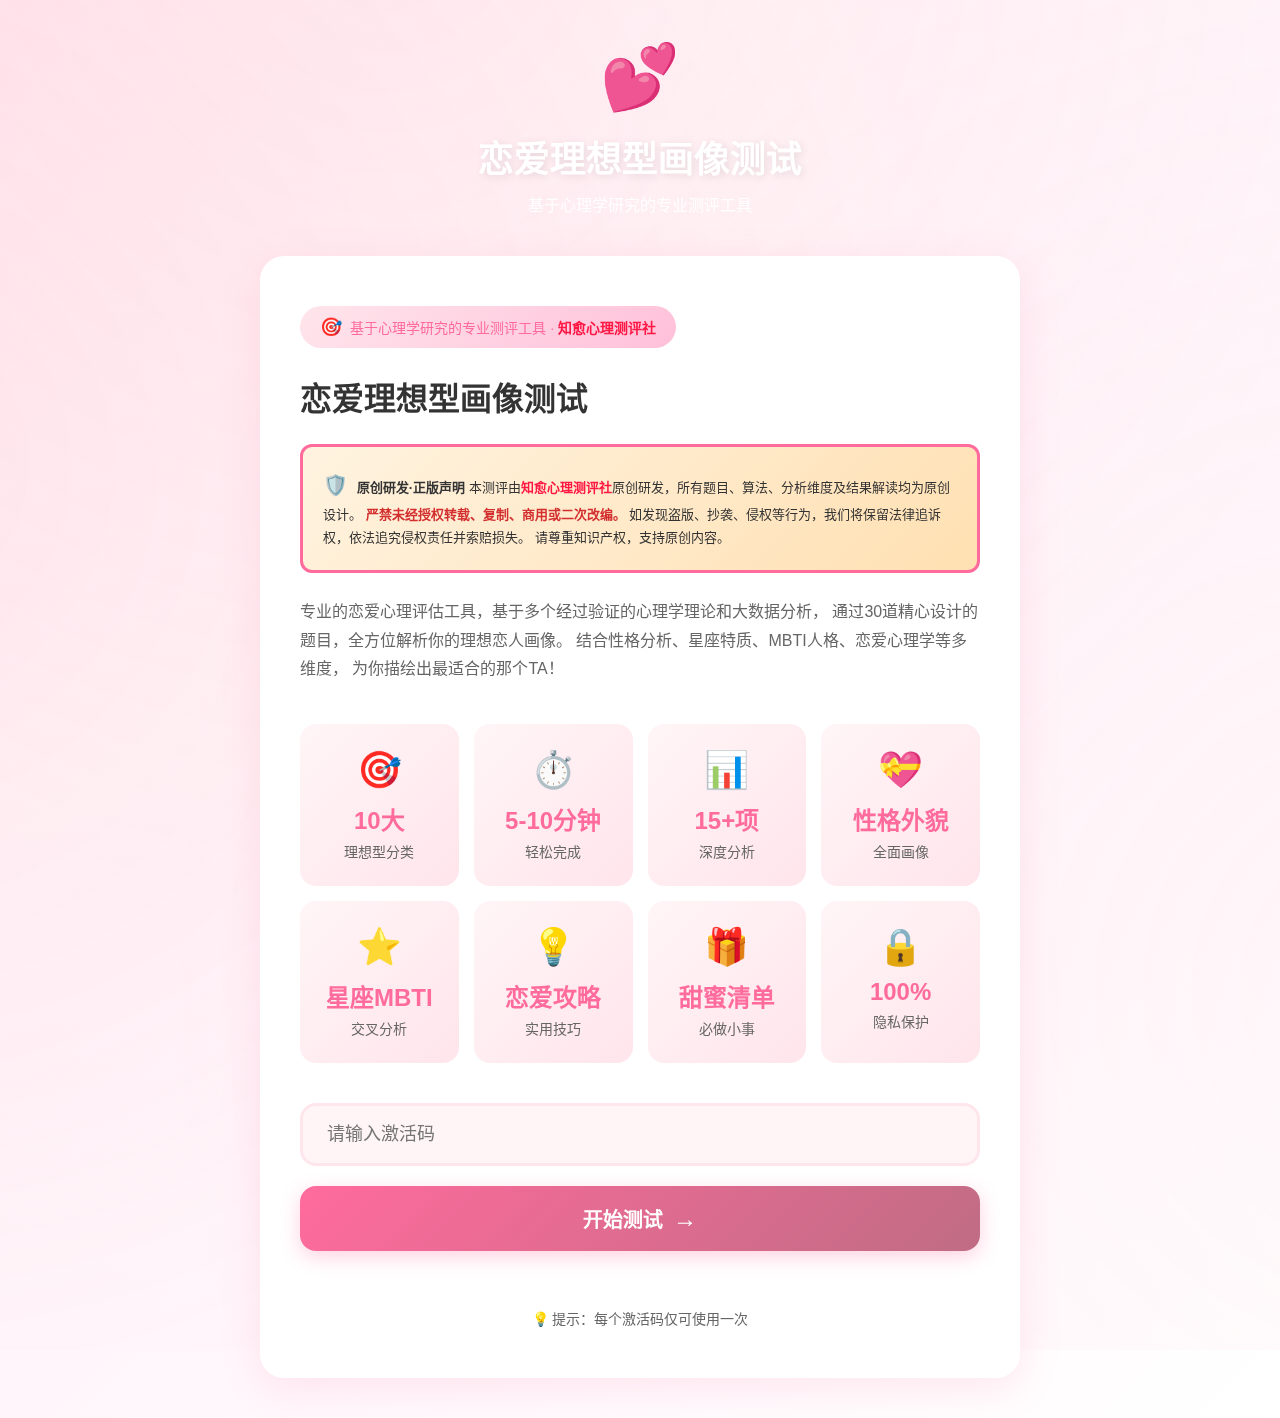
<file: index.html>
<!DOCTYPE html>
<html lang="zh-CN">
<head>
    <meta charset="UTF-8">
    <meta name="viewport" content="width=device-width, initial-scale=1.0">
    <title>💕 恋爱理想型画像测试 - 找到你的命定恋人</title>
    <link rel="stylesheet" href="style.css">
</head>
<body>
    <!-- 激活码验证页面 -->
    <div id="activationPage" class="page active">
        <div class="welcome-container">
            <div class="welcome-header">
                <div class="logo">
                    <div class="heart-icon">💕</div>
                    <h1>恋爱理想型画像测试</h1>
                </div>
                <p class="subtitle">基于心理学研究的专业测评工具</p>
            </div>
            
            <div class="welcome-card">
                <div class="feature-badge">
                    <span class="badge-icon">🎯</span>
                    <span>基于心理学研究的专业测评工具 · <strong style="color: #FF1744;">知愈心理测评社</strong></span>
                </div>
                
                <h2 class="welcome-title">恋爱理想型画像测试</h2>
                
                <div class="copyright-warning">
                    <span class="warning-icon">🛡️</span>
                    <strong>原创研发·正版声明</strong> 
                    本测评由<strong style="color: #FF1744;">知愈心理测评社</strong>原创研发，所有题目、算法、分析维度及结果解读均为原创设计。
                    <strong style="color: #d32f2f;">严禁未经授权转载、复制、商用或二次改编。</strong>
                    如发现盗版、抄袭、侵权等行为，我们将保留法律追诉权，依法追究侵权责任并索赔损失。
                    请尊重知识产权，支持原创内容。
                </div>
                
                <p class="welcome-desc">
                    专业的恋爱心理评估工具，基于多个经过验证的心理学理论和大数据分析，
                    通过30道精心设计的题目，全方位解析你的理想恋人画像。
                    结合性格分析、星座特质、MBTI人格、恋爱心理学等多维度，
                    为你描绘出最适合的那个TA！
                </p>
                
                <div class="features-grid">
                    <div class="feature-item">
                        <div class="feature-icon">🎯</div>
                        <div class="feature-content">
                            <h3>10大</h3>
                            <p>理想型分类</p>
                        </div>
                    </div>
                    <div class="feature-item">
                        <div class="feature-icon">⏱️</div>
                        <div class="feature-content">
                            <h3>5-10分钟</h3>
                            <p>轻松完成</p>
                        </div>
                    </div>
                    <div class="feature-item">
                        <div class="feature-icon">📊</div>
                        <div class="feature-content">
                            <h3>15+项</h3>
                            <p>深度分析</p>
                        </div>
                    </div>
                    <div class="feature-item">
                        <div class="feature-icon">💝</div>
                        <div class="feature-content">
                            <h3>性格外貌</h3>
                            <p>全面画像</p>
                        </div>
                    </div>
                    <div class="feature-item">
                        <div class="feature-icon">⭐</div>
                        <div class="feature-content">
                            <h3>星座MBTI</h3>
                            <p>交叉分析</p>
                        </div>
                    </div>
                    <div class="feature-item">
                        <div class="feature-icon">💡</div>
                        <div class="feature-content">
                            <h3>恋爱攻略</h3>
                            <p>实用技巧</p>
                        </div>
                    </div>
                    <div class="feature-item">
                        <div class="feature-icon">🎁</div>
                        <div class="feature-content">
                            <h3>甜蜜清单</h3>
                            <p>必做小事</p>
                        </div>
                    </div>
                    <div class="feature-item">
                        <div class="feature-icon">🔒</div>
                        <div class="feature-content">
                            <h3>100%</h3>
                            <p>隐私保护</p>
                        </div>
                    </div>
                </div>
                
                <div class="activation-section">
                    <div class="input-wrapper">
                        <input type="text" id="codeInput" placeholder="请输入激活码" maxlength="20">
                    </div>
                    <button class="btn-primary" id="startBtn">
                        <span>开始测试</span>
                        <span class="arrow">→</span>
                    </button>
                    <div class="error" id="errorMsg"></div>
                </div>
                
                <div class="tip-text">
                    💡 提示：每个激活码仅可使用一次
                </div>
            </div>
        </div>
    </div>

    <!-- 知情同意书页面 -->
    <div id="consentPage" class="page">
        <div class="consent-container">
            <div class="consent-card-simple">
                <div class="consent-icon">📋</div>
                <h2>知情同意书</h2>
                <p class="consent-text">
                    本测评旨在帮助您了解理想恋人类型。所有数据仅保存在本地设备，完全匿名。
                    测评结果仅供参考，不构成专业建议。参与完全自愿，可随时退出。
                </p>
                <button class="btn-primary btn-large" id="agreeBtn">
                    <span>我已阅读并同意开始测评</span>
                    <span class="arrow">→</span>
                </button>
            </div>
        </div>
    </div>

    <!-- 答题页面 -->
    <div id="quizPage" class="page">
        <div class="quiz-container">
            <!-- 顶部进度条 -->
            <div class="quiz-header">
                <div class="progress-info">
                    <div class="progress-bar-wrapper">
                        <div class="progress-bar-bg">
                            <div class="progress-bar-fill" id="progressFill"></div>
                        </div>
                        <div class="progress-percentage" id="progressPercentage">0%</div>
                    </div>
                    <div class="progress-stats">
                        <span class="answered-count">已答题：<strong id="answeredCount">0</strong></span>
                        <span class="total-count">共 <strong id="totalCount">30</strong> 题</span>
                        <span class="required-tip">🔴 红色为必答题</span>
                    </div>
                </div>
            </div>
            
            <!-- 题目列表 -->
            <div class="questions-wrapper" id="questionsWrapper">
                <!-- 题目将通过 JavaScript 动态生成 -->
            </div>
            
            <!-- 提交按钮 -->
            <div class="submit-section">
                <div class="submit-notice" id="submitNotice">
                    请确保所有必答题都已完成
                </div>
                <button class="btn-submit" id="submitBtn" disabled>
                    <span>完成评估并查看结果</span>
                    <span class="check-icon">✓</span>
                </button>
            </div>
        </div>
        
        <!-- 右侧进度导航（桌面端） -->
        <div class="progress-nav" id="progressNav">
            <h4>答题进度</h4>
            <div class="question-dots" id="questionDots">
                <!-- 题目导航点将通过 JavaScript 动态生成 -->
            </div>
            <div class="progress-legend">
                <div><span class="dot dot-answered"></span> 已回答</div>
                <div><span class="dot dot-unanswered"></span> 未回答</div>
            </div>
        </div>
    </div>

    <!-- 加载分析页面 -->
    <div id="loadingPage" class="page">
        <div class="loading-container">
            <div class="heart-animation">💕</div>
            <h2 class="loading-title">正在分析您的回答</h2>
            <p class="loading-subtitle">我们正在使用科学算法为您描绘理想恋人画像，请稍候...</p>
            <div class="loading-steps">
                <div class="loading-step active" id="step1">
                    <span class="step-icon">✓</span>
                    <span>应用四维度标准化算法</span>
                </div>
                <div class="loading-step" id="step2">
                    <span class="step-icon">⟳</span>
                    <span>生成个性化分析报告</span>
                </div>
                <div class="loading-step" id="step3">
                    <span class="step-icon">⟳</span>
                    <span>保护您的隐私数据</span>
                </div>
            </div>
            <div class="loading-bar">
                <div class="loading-bar-fill" id="loadingBarFill"></div>
            </div>
        </div>
    </div>

    <!-- 结果页面 -->
    <div id="resultPage" class="page">
        <div class="result-container">
            <div class="result-header">
                <button class="btn-back" onclick="location.reload()">← 返回首页</button>
                <div class="result-actions">
                    <button class="btn-icon" onclick="window.print()">📥 下载PDF</button>
                    <button class="btn-icon" onclick="location.reload()">🔄 重新测评</button>
                </div>
            </div>
            
            <div class="result-content" id="resultContent">
                <!-- 结果内容将通过 JavaScript 动态生成 -->
            </div>
        </div>
    </div>

    <script src="codes.js"></script>
    <script src="questions.js"></script>
    <script src="app.js"></script>
</body>
</html>
</file>
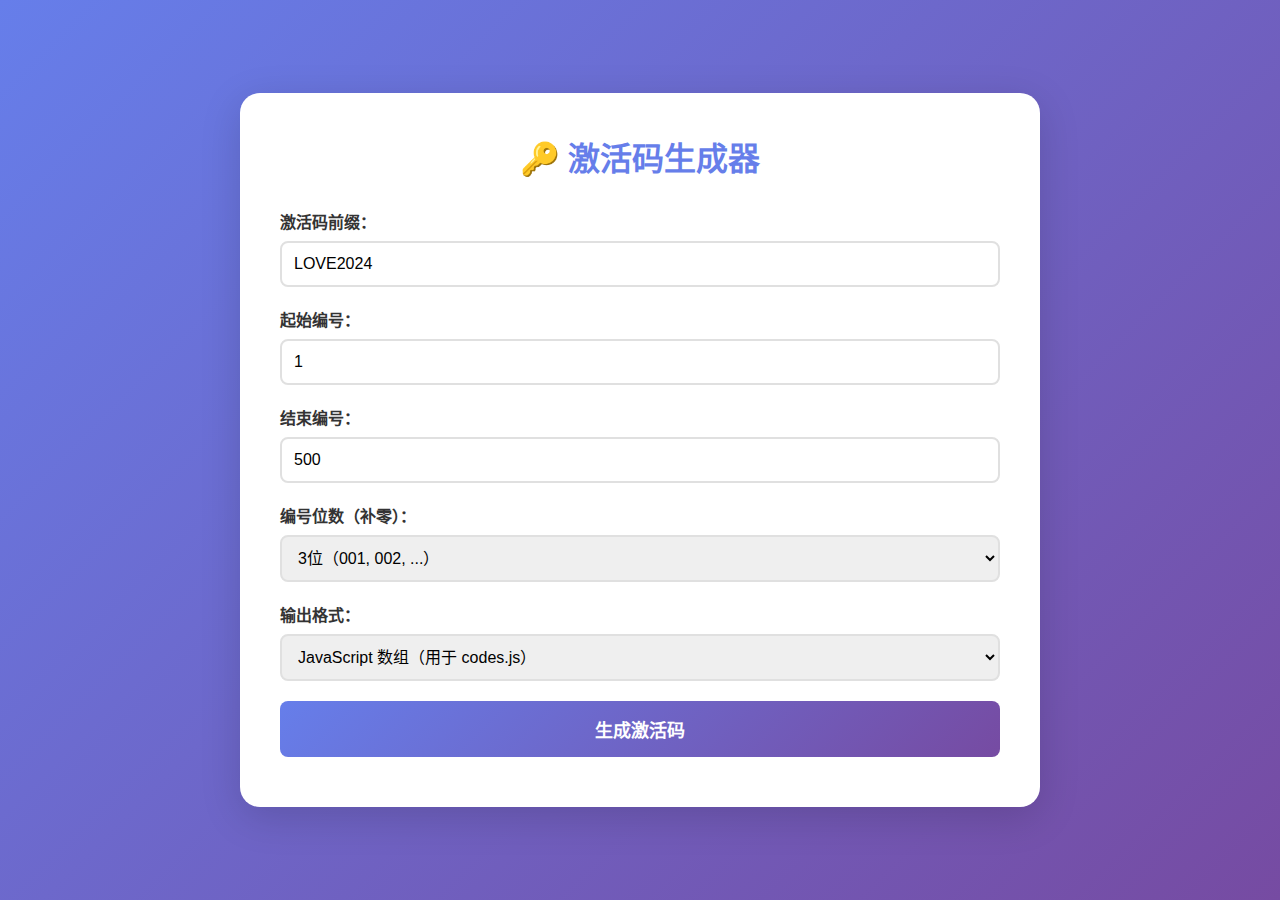
<file: 激活码生成器.html>
<!DOCTYPE html>
<html lang="zh-CN">
<head>
    <meta charset="UTF-8">
    <meta name="viewport" content="width=device-width, initial-scale=1.0">
    <title>激活码生成器</title>
    <style>
        * {
            margin: 0;
            padding: 0;
            box-sizing: border-box;
        }
        
        body {
            font-family: "Microsoft YaHei", Arial, sans-serif;
            background: linear-gradient(135deg, #667eea 0%, #764ba2 100%);
            min-height: 100vh;
            padding: 20px;
            display: flex;
            justify-content: center;
            align-items: center;
        }
        
        .container {
            background: white;
            border-radius: 20px;
            padding: 40px;
            box-shadow: 0 10px 40px rgba(0, 0, 0, 0.15);
            max-width: 800px;
            width: 100%;
        }
        
        h1 {
            color: #667eea;
            margin-bottom: 30px;
            text-align: center;
        }
        
        .form-group {
            margin-bottom: 20px;
        }
        
        label {
            display: block;
            margin-bottom: 8px;
            color: #333;
            font-weight: bold;
        }
        
        input, select {
            width: 100%;
            padding: 12px;
            border: 2px solid #e0e0e0;
            border-radius: 8px;
            font-size: 16px;
            transition: border-color 0.3s;
        }
        
        input:focus, select:focus {
            outline: none;
            border-color: #667eea;
        }
        
        .btn {
            width: 100%;
            padding: 15px;
            background: linear-gradient(135deg, #667eea 0%, #764ba2 100%);
            color: white;
            border: none;
            border-radius: 8px;
            font-size: 18px;
            font-weight: bold;
            cursor: pointer;
            transition: transform 0.3s;
            margin-bottom: 10px;
        }
        
        .btn:hover {
            transform: translateY(-2px);
        }
        
        .btn:active {
            transform: translateY(0);
        }
        
        .output {
            margin-top: 30px;
            padding: 20px;
            background: #f5f5f5;
            border-radius: 8px;
            max-height: 400px;
            overflow-y: auto;
        }
        
        .output h3 {
            color: #667eea;
            margin-bottom: 15px;
        }
        
        .code-list {
            font-family: "Courier New", monospace;
            font-size: 14px;
            line-height: 1.8;
            color: #333;
        }
        
        .stats {
            background: #e8f0fe;
            padding: 15px;
            border-radius: 8px;
            margin-bottom: 20px;
            text-align: center;
        }
        
        .stats span {
            color: #667eea;
            font-weight: bold;
            font-size: 24px;
        }
        
        .tip {
            background: #fff3cd;
            padding: 15px;
            border-radius: 8px;
            margin-top: 20px;
            color: #856404;
            font-size: 14px;
        }
        
        .hidden {
            display: none;
        }
    </style>
</head>
<body>
    <div class="container">
        <h1>🔑 激活码生成器</h1>
        
        <div class="form-group">
            <label>激活码前缀：</label>
            <input type="text" id="prefix" value="LOVE2024" placeholder="例如：LOVE2024">
        </div>
        
        <div class="form-group">
            <label>起始编号：</label>
            <input type="number" id="startNum" value="1" min="1">
        </div>
        
        <div class="form-group">
            <label>结束编号：</label>
            <input type="number" id="endNum" value="500" min="1">
        </div>
        
        <div class="form-group">
            <label>编号位数（补零）：</label>
            <select id="padding">
                <option value="3">3位（001, 002, ...）</option>
                <option value="4">4位（0001, 0002, ...）</option>
                <option value="5">5位（00001, 00002, ...）</option>
            </select>
        </div>
        
        <div class="form-group">
            <label>输出格式：</label>
            <select id="format">
                <option value="js">JavaScript 数组（用于 codes.js）</option>
                <option value="list">纯文本列表（一行一个）</option>
                <option value="excel">Excel 格式（制表符分隔）</option>
            </select>
        </div>
        
        <button class="btn" onclick="generateCodes()">生成激活码</button>
        
        <div id="output" class="output hidden">
            <div class="stats">
                共生成 <span id="count">0</span> 个激活码
            </div>
            
            <h3>生成结果：</h3>
            <div class="code-list" id="codeList"></div>
            
            <button class="btn" onclick="copyToClipboard()">📋 复制到剪贴板</button>
            
            <div class="tip">
                💡 提示：复制后，直接粘贴到 codes.js 文件的 ACTIVATION_CODES 数组中即可。
            </div>
        </div>
    </div>
    
    <script>
        function generateCodes() {
            const prefix = document.getElementById('prefix').value.trim();
            const startNum = parseInt(document.getElementById('startNum').value);
            const endNum = parseInt(document.getElementById('endNum').value);
            const padding = parseInt(document.getElementById('padding').value);
            const format = document.getElementById('format').value;
            
            // 验证输入
            if (!prefix) {
                alert('请输入激活码前缀！');
                return;
            }
            
            if (startNum > endNum) {
                alert('起始编号不能大于结束编号！');
                return;
            }
            
            if (endNum - startNum > 10000) {
                if (!confirm('你要生成超过10000个激活码，确定继续吗？')) {
                    return;
                }
            }
            
            // 生成激活码
            const codes = [];
            for (let i = startNum; i <= endNum; i++) {
                const num = String(i).padStart(padding, '0');
                codes.push(`${prefix}-${num}`);
            }
            
            // 格式化输出
            let output = '';
            if (format === 'js') {
                output = '[\n    "' + codes.join('",\n    "') + '"\n]';
            } else if (format === 'list') {
                output = codes.join('\n');
            } else if (format === 'excel') {
                output = codes.join('\t');
            }
            
            // 显示结果
            document.getElementById('count').textContent = codes.length;
            document.getElementById('codeList').textContent = output;
            document.getElementById('output').classList.remove('hidden');
            
            // 滚动到结果区域
            document.getElementById('output').scrollIntoView({ behavior: 'smooth' });
        }
        
        function copyToClipboard() {
            const codeList = document.getElementById('codeList');
            const text = codeList.textContent;
            
            // 复制到剪贴板
            navigator.clipboard.writeText(text).then(() => {
                alert('✅ 已复制到剪贴板！\n\n现在可以粘贴到 codes.js 文件中了。');
            }).catch(err => {
                // 兼容旧浏览器的方法
                const textarea = document.createElement('textarea');
                textarea.value = text;
                document.body.appendChild(textarea);
                textarea.select();
                document.execCommand('copy');
                document.body.removeChild(textarea);
                alert('✅ 已复制到剪贴板！');
            });
        }
        
        // 回车键触发生成
        document.addEventListener('keypress', function(e) {
            if (e.key === 'Enter') {
                generateCodes();
            }
        });
    </script>
</body>
</html>
</file>
<file: style.css>
/* 全局样式 */
* {
    margin: 0;
    padding: 0;
    box-sizing: border-box;
}

:root {
    --primary-color: #FF6B9D;
    --secondary-color: #FFC0D9;
    --accent-color: #C06C84;
    --background-gradient: linear-gradient(135deg, #FFE5EC 0%, #FFF0F5 25%, #FFF5FA 50%, #FFFAFD 75%, #FFFFFF 100%);
    --card-shadow: 0 10px 40px rgba(255, 107, 157, 0.15);
    --text-dark: #333;
    --text-light: #666;
    --border-radius: 16px;
}

body {
    font-family: "Microsoft YaHei", "微软雅黑", -apple-system, BlinkMacSystemFont, "Segoe UI", Arial, sans-serif;
    background: var(--background-gradient);
    min-height: 100vh;
    padding: 0;
    margin: 0;
    color: var(--text-dark);
    position: relative;
    overflow-x: hidden;
}

/* 动态背景效果 */
body::before {
    content: '';
    position: fixed;
    top: -50%;
    left: -50%;
    width: 200%;
    height: 200%;
    background: 
        radial-gradient(circle at 20% 50%, rgba(255, 182, 193, 0.1) 0%, transparent 50%),
        radial-gradient(circle at 80% 80%, rgba(255, 192, 203, 0.1) 0%, transparent 50%),
        radial-gradient(circle at 40% 20%, rgba(255, 228, 225, 0.1) 0%, transparent 50%);
    animation: float 20s ease-in-out infinite;
    z-index: -1;
}

@keyframes float {
    0%, 100% {
        transform: translate(0, 0) rotate(0deg);
    }
    33% {
        transform: translate(30px, -30px) rotate(120deg);
    }
    66% {
        transform: translate(-20px, 20px) rotate(240deg);
    }
}

/* 页面切换 */
.page {
    display: none;
    animation: fadeIn 0.5s ease-in;
    min-height: 100vh;
}

.page.active {
    display: block;
}

@keyframes fadeIn {
    from {
        opacity: 0;
        transform: translateY(20px);
    }
    to {
        opacity: 1;
        transform: translateY(0);
    }
}

/* ========== 欢迎页面样式 ========== */
.welcome-container {
    max-width: 800px;
    margin: 0 auto;
    padding: 40px 20px;
}

.welcome-header {
    text-align: center;
    margin-bottom: 40px;
}

.logo {
    display: flex;
    flex-direction: column;
    align-items: center;
    gap: 15px;
}

.heart-icon {
    font-size: 64px;
    animation: heartbeat 1.5s ease-in-out infinite;
}

@keyframes heartbeat {
    0%, 100% { transform: scale(1); }
    50% { transform: scale(1.1); }
}

.welcome-header h1 {
    font-size: 36px;
    color: #fff;
    font-weight: bold;
    text-shadow: 2px 2px 8px rgba(0,0,0,0.1);
}

.subtitle {
    font-size: 16px;
    color: rgba(255,255,255,0.95);
    margin-top: 10px;
}

.welcome-card {
    background: #fff;
    border-radius: 24px;
    padding: 50px 40px;
    box-shadow: var(--card-shadow);
}

.feature-badge {
    display: inline-flex;
    align-items: center;
    gap: 8px;
    background: linear-gradient(135deg, #FFE5EC 0%, #FFC0D9 100%);
    color: var(--primary-color);
    padding: 10px 20px;
    border-radius: 50px;
    font-size: 14px;
    font-weight: 500;
    margin-bottom: 25px;
}

.badge-icon {
    font-size: 18px;
}

.welcome-title {
    font-size: 32px;
    color: var(--text-dark);
    margin-bottom: 25px;
    font-weight: bold;
}

.copyright-warning {
    background: linear-gradient(135deg, #FFF3E0 0%, #FFE0B2 100%);
    border: 3px solid #FF6B9D;
    border-radius: 12px;
    padding: 20px;
    margin-bottom: 25px;
    font-size: 13px;
    line-height: 1.8;
    color: #333;
    text-align: left;
}

.copyright-warning .warning-icon {
    font-size: 20px;
    margin-right: 5px;
}

.welcome-desc {
    font-size: 16px;
    color: var(--text-light);
    line-height: 1.8;
    margin-bottom: 40px;
}

.features-grid {
    display: grid;
    grid-template-columns: repeat(auto-fit, minmax(140px, 1fr));
    gap: 15px;
    margin-bottom: 40px;
}

.feature-item {
    background: linear-gradient(135deg, #FFF5F7 0%, #FFE5EC 100%);
    border-radius: var(--border-radius);
    padding: 25px 20px;
    text-align: center;
    transition: transform 0.3s, box-shadow 0.3s;
}

.feature-item:hover {
    transform: translateY(-5px);
    box-shadow: 0 8px 20px rgba(255, 107, 157, 0.15);
}

.feature-icon {
    font-size: 36px;
    margin-bottom: 10px;
}

.feature-content h3 {
    font-size: 24px;
    color: var(--primary-color);
    margin-bottom: 5px;
    font-weight: bold;
}

.feature-content p {
    font-size: 14px;
    color: var(--text-light);
}

.activation-section {
    margin-top: 40px;
}

.input-wrapper {
    margin-bottom: 20px;
}

.input-wrapper input {
    width: 100%;
    padding: 18px 24px;
    border: 3px solid #FFE5EC;
    border-radius: var(--border-radius);
    font-size: 18px;
    transition: all 0.3s;
    outline: none;
    background: #FFF5F7;
}

.input-wrapper input:focus {
    border-color: var(--primary-color);
    box-shadow: 0 0 0 4px rgba(255, 107, 157, 0.1);
    background: #fff;
}

.btn-primary {
    width: 100%;
    padding: 18px;
    background: linear-gradient(135deg, var(--primary-color) 0%, var(--accent-color) 100%);
    color: white;
    border: none;
    border-radius: var(--border-radius);
    font-size: 20px;
    font-weight: bold;
    cursor: pointer;
    transition: all 0.3s;
    display: flex;
    align-items: center;
    justify-content: center;
    gap: 10px;
    box-shadow: 0 6px 20px rgba(255, 107, 157, 0.3);
}

.btn-primary:hover {
    transform: translateY(-3px);
    box-shadow: 0 10px 30px rgba(255, 107, 157, 0.4);
}

.btn-primary:active {
    transform: translateY(-1px);
}

.arrow {
    font-size: 24px;
    transition: transform 0.3s;
}

.btn-primary:hover .arrow {
    transform: translateX(5px);
}

.error {
    color: #ff4757;
    text-align: center;
    margin-top: 15px;
    font-size: 15px;
    min-height: 22px;
    font-weight: 500;
}

.tip-text {
    text-align: center;
    color: var(--text-light);
    font-size: 14px;
    margin-top: 20px;
}

/* ========== 知情同意书页面 ========== */
.consent-container {
    max-width: 900px;
    margin: 0 auto;
    padding: 40px 20px;
}

.consent-header {
    text-align: center;
    margin-bottom: 30px;
}

.consent-header h2 {
    font-size: 32px;
    color: #fff;
    font-weight: bold;
    text-shadow: 2px 2px 8px rgba(0,0,0,0.1);
}

.consent-card {
    background: #fff;
    border-radius: 24px;
    padding: 50px 40px;
    box-shadow: var(--card-shadow);
}

.consent-card-simple {
    background: #fff;
    border-radius: 24px;
    padding: 60px 40px;
    box-shadow: var(--card-shadow);
    text-align: center;
    max-width: 600px;
    margin: 0 auto;
}

.consent-icon {
    font-size: 64px;
    margin-bottom: 20px;
}

.consent-card-simple h2 {
    font-size: 28px;
    color: var(--primary-color);
    margin-bottom: 20px;
}

.consent-text {
    font-size: 15px;
    line-height: 1.8;
    color: var(--text-light);
    margin-bottom: 35px;
    text-align: left;
    padding: 0 20px;
}

.consent-section {
    margin-bottom: 35px;
    padding: 30px;
    background: #FFF5F7;
    border-radius: var(--border-radius);
    border-left: 5px solid var(--primary-color);
}

.consent-section.warning {
    background: #FFF3CD;
    border-left-color: #FFA500;
}

.section-icon {
    font-size: 32px;
    margin-bottom: 15px;
}

.consent-section h3 {
    font-size: 22px;
    color: var(--primary-color);
    margin-bottom: 15px;
    font-weight: bold;
}

.consent-section p {
    font-size: 16px;
    color: var(--text-dark);
    line-height: 1.8;
    margin-bottom: 20px;
}

.consent-checkbox {
    display: flex;
    align-items: center;
    gap: 12px;
    cursor: pointer;
    font-size: 15px;
    color: var(--text-dark);
}

.consent-checkbox input[type="checkbox"] {
    width: 20px;
    height: 20px;
    cursor: pointer;
    accent-color: var(--primary-color);
}

.important-notice {
    background: #FFE5EC;
    padding: 20px;
    border-radius: var(--border-radius);
    margin-bottom: 30px;
    color: var(--text-dark);
    font-size: 15px;
    line-height: 1.6;
}

.btn-large {
    padding: 22px;
    font-size: 22px;
    margin-bottom: 15px;
}

.btn-secondary {
    width: 100%;
    padding: 16px;
    background: #f5f5f5;
    color: var(--text-dark);
    border: 2px solid #e0e0e0;
    border-radius: var(--border-radius);
    font-size: 18px;
    font-weight: 600;
    cursor: pointer;
    transition: all 0.3s;
}

.btn-secondary:hover {
    background: #e0e0e0;
}

/* ========== 答题页面样式 ========== */
.quiz-container {
    max-width: 900px;
    margin: 0 auto;
    padding: 20px;
    padding-right: 280px; /* 为右侧导航留空间 */
}

.quiz-header {
    background: #fff;
    border-radius: var(--border-radius);
    padding: 25px 30px;
    margin-bottom: 30px;
    box-shadow: var(--card-shadow);
    position: sticky;
    top: 20px;
    z-index: 100;
}

.progress-bar-wrapper {
    position: relative;
    margin-bottom: 15px;
}

.progress-bar-bg {
    width: 100%;
    height: 12px;
    background: #FFE5EC;
    border-radius: 20px;
    overflow: hidden;
}

.progress-bar-fill {
    height: 100%;
    background: linear-gradient(90deg, var(--primary-color) 0%, var(--accent-color) 100%);
    border-radius: 20px;
    transition: width 0.4s ease;
    width: 0%;
}

.progress-percentage {
    position: absolute;
    right: 0;
    top: -5px;
    font-size: 18px;
    font-weight: bold;
    color: var(--primary-color);
}

.progress-stats {
    display: flex;
    justify-content: space-between;
    align-items: center;
    font-size: 14px;
    color: var(--text-light);
    flex-wrap: wrap;
    gap: 10px;
}

.progress-stats strong {
    color: var(--primary-color);
    font-size: 18px;
}

.required-tip {
    color: #ff4757;
    font-weight: 500;
}

.questions-wrapper {
    display: flex;
    flex-direction: column;
    gap: 20px;
}

.question-card {
    background: #fff;
    border-radius: var(--border-radius);
    padding: 35px 30px;
    box-shadow: 0 4px 15px rgba(255, 107, 157, 0.1);
    border: 3px solid transparent;
    transition: all 0.3s;
}

.question-card.answered {
    border-color: #4CAF50;
    background: linear-gradient(135deg, #F0FFF4 0%, #E8F5E9 100%);
}

.question-card.unanswered {
    border-color: #ff4757;
}

.question-header {
    display: flex;
    align-items: center;
    gap: 15px;
    margin-bottom: 20px;
}

.question-number {
    background: linear-gradient(135deg, var(--primary-color) 0%, var(--accent-color) 100%);
    color: #fff;
    width: 40px;
    height: 40px;
    border-radius: 50%;
    display: flex;
    align-items: center;
    justify-content: center;
    font-weight: bold;
    font-size: 16px;
    flex-shrink: 0;
}

.question-card.answered .question-number {
    background: linear-gradient(135deg, #4CAF50 0%, #2E7D32 100%);
}

.question-badge {
    background: #ff4757;
    color: #fff;
    padding: 4px 12px;
    border-radius: 12px;
    font-size: 12px;
    font-weight: bold;
}

.question-title-text {
    font-size: 18px;
    font-weight: 600;
    color: var(--text-dark);
    line-height: 1.6;
    flex: 1;
}

.question-options {
    display: flex;
    flex-direction: column;
    gap: 12px;
}

/* 选择题选项 */
.option-button {
    padding: 18px 22px;
    border: 3px solid #FFE5EC;
    border-radius: var(--border-radius);
    background: #FFF5F7;
    cursor: pointer;
    transition: all 0.3s;
    font-size: 16px;
    color: var(--text-dark);
    text-align: left;
    display: flex;
    align-items: center;
    gap: 12px;
}

.option-button:hover {
    border-color: var(--primary-color);
    background: #fff;
    transform: translateX(5px);
}

.option-button.selected {
    border-color: var(--primary-color);
    background: linear-gradient(135deg, var(--primary-color) 0%, var(--accent-color) 100%);
    color: #fff;
    font-weight: 600;
}

.option-letter {
    width: 32px;
    height: 32px;
    border-radius: 50%;
    background: rgba(255,255,255,0.3);
    display: flex;
    align-items: center;
    justify-content: center;
    font-weight: bold;
    flex-shrink: 0;
}

.option-button.selected .option-letter {
    background: rgba(255,255,255,0.9);
    color: var(--primary-color);
}

/* 李克特量表选项 */
.likert-options {
    display: grid;
    grid-template-columns: repeat(5, 1fr);
    gap: 10px;
}

.likert-option {
    padding: 15px 10px;
    border: 3px solid #FFE5EC;
    border-radius: var(--border-radius);
    background: #FFF5F7;
    cursor: pointer;
    transition: all 0.3s;
    text-align: center;
    font-size: 14px;
    color: var(--text-dark);
}

.likert-option:hover {
    border-color: var(--primary-color);
    background: #fff;
    transform: translateY(-3px);
}

.likert-option.selected {
    border-color: var(--primary-color);
    background: linear-gradient(135deg, var(--primary-color) 0%, var(--accent-color) 100%);
    color: #fff;
    font-weight: 600;
    transform: translateY(-3px);
}

/* 提交区域 */
.submit-section {
    margin-top: 40px;
    text-align: center;
}

.submit-notice {
    font-size: 16px;
    color: var(--text-light);
    margin-bottom: 20px;
}

.btn-submit {
    padding: 20px 50px;
    background: linear-gradient(135deg, var(--primary-color) 0%, var(--accent-color) 100%);
    color: #fff;
    border: none;
    border-radius: var(--border-radius);
    font-size: 22px;
    font-weight: bold;
    cursor: pointer;
    transition: all 0.3s;
    display: inline-flex;
    align-items: center;
    gap: 15px;
    box-shadow: 0 8px 25px rgba(255, 107, 157, 0.3);
}

.btn-submit:hover:not(:disabled) {
    transform: translateY(-5px);
    box-shadow: 0 12px 35px rgba(255, 107, 157, 0.4);
}

.btn-submit:disabled {
    opacity: 0.5;
    cursor: not-allowed;
}

.check-icon {
    font-size: 28px;
}

/* 右侧进度导航 */
.progress-nav {
    position: fixed;
    right: 20px;
    top: 50%;
    transform: translateY(-50%);
    background: #fff;
    border-radius: var(--border-radius);
    padding: 25px 20px;
    box-shadow: var(--card-shadow);
    width: 240px;
    max-height: 80vh;
    overflow-y: auto;
}

.progress-nav h4 {
    font-size: 16px;
    color: var(--text-dark);
    margin-bottom: 20px;
    text-align: center;
}

.question-dots {
    display: grid;
    grid-template-columns: repeat(5, 1fr);
    gap: 10px;
    margin-bottom: 20px;
}

.dot {
    width: 36px;
    height: 36px;
    border-radius: 50%;
    background: #FFE5EC;
    display: flex;
    align-items: center;
    justify-content: center;
    cursor: pointer;
    transition: all 0.3s;
    font-size: 12px;
    font-weight: bold;
    color: var(--text-dark);
}

.dot:hover {
    transform: scale(1.1);
}

.dot-answered {
    background: linear-gradient(135deg, #4CAF50 0%, #2E7D32 100%);
    color: #fff;
}

.dot-unanswered {
    background: #FFE5EC;
    border: 2px solid #ff4757;
}

.progress-legend {
    display: flex;
    flex-direction: column;
    gap: 12px;
    font-size: 13px;
    color: var(--text-light);
    padding-top: 20px;
    border-top: 2px solid #FFE5EC;
}

.progress-legend div {
    display: flex;
    align-items: center;
    gap: 10px;
}

.progress-legend .dot {
    width: 24px;
    height: 24px;
    cursor: default;
}

/* ========== 加载页面样式 ========== */
.loading-container {
    max-width: 600px;
    margin: 0 auto;
    padding: 100px 20px;
    text-align: center;
}

.heart-animation {
    font-size: 100px;
    animation: pulse 1.5s ease-in-out infinite;
    margin-bottom: 30px;
}

@keyframes pulse {
    0%, 100% {
        transform: scale(1);
        opacity: 1;
    }
    50% {
        transform: scale(1.2);
        opacity: 0.8;
    }
}

.loading-title {
    font-size: 36px;
    color: #fff;
    margin-bottom: 15px;
    font-weight: bold;
    text-shadow: 2px 2px 8px rgba(0,0,0,0.1);
}

.loading-subtitle {
    font-size: 18px;
    color: rgba(255,255,255,0.95);
    margin-bottom: 50px;
}

.loading-steps {
    display: flex;
    flex-direction: column;
    gap: 20px;
    margin-bottom: 40px;
}

.loading-step {
    background: rgba(255,255,255,0.9);
    padding: 20px 30px;
    border-radius: var(--border-radius);
    display: flex;
    align-items: center;
    gap: 15px;
    font-size: 18px;
    color: var(--text-light);
    transition: all 0.5s;
}

.loading-step.active {
    background: #fff;
    color: var(--primary-color);
    font-weight: 600;
    transform: scale(1.05);
}

.step-icon {
    font-size: 24px;
    font-weight: bold;
}

.loading-step.active .step-icon {
    color: #4CAF50;
    animation: rotate 1s linear infinite;
}

@keyframes rotate {
    from { transform: rotate(0deg); }
    to { transform: rotate(360deg); }
}

.loading-bar {
    width: 100%;
    height: 10px;
    background: rgba(255,255,255,0.3);
    border-radius: 20px;
    overflow: hidden;
}

.loading-bar-fill {
    height: 100%;
    background: linear-gradient(90deg, #fff 0%, rgba(255,255,255,0.8) 100%);
    border-radius: 20px;
    width: 0%;
    transition: width 0.5s ease;
}

/* ========== 结果页面样式 ========== */
.result-container {
    max-width: 1000px;
    margin: 0 auto;
    padding: 20px;
}

.result-header {
    display: flex;
    justify-content: space-between;
    align-items: center;
    margin-bottom: 30px;
    flex-wrap: wrap;
    gap: 15px;
}

.btn-back {
    padding: 12px 24px;
    background: rgba(255,255,255,0.9);
    color: var(--primary-color);
    border: none;
    border-radius: var(--border-radius);
    font-size: 16px;
    font-weight: 600;
    cursor: pointer;
    transition: all 0.3s;
}

.btn-back:hover {
    background: #fff;
    transform: translateX(-5px);
}

.result-actions {
    display: flex;
    gap: 10px;
}

.btn-icon {
    padding: 12px 20px;
    background: rgba(255,255,255,0.9);
    color: var(--primary-color);
    border: none;
    border-radius: var(--border-radius);
    font-size: 14px;
    font-weight: 600;
    cursor: pointer;
    transition: all 0.3s;
}

.btn-icon:hover {
    background: #fff;
    transform: translateY(-3px);
}

.result-content {
    display: flex;
    flex-direction: column;
    gap: 30px;
}

.result-section {
    background: #fff;
    border-radius: 20px;
    padding: 40px;
    box-shadow: var(--card-shadow);
}

.result-section h2 {
    font-size: 28px;
    color: var(--primary-color);
    margin-bottom: 25px;
    font-weight: bold;
    display: flex;
    align-items: center;
    gap: 12px;
}

/* 响应式设计 */
@media (max-width: 1200px) {
    .quiz-container {
        padding-right: 20px;
    }
    
    .progress-nav {
        display: none;
    }
}

@media (max-width: 768px) {
    body {
        padding: 0;
    }
    
    .welcome-container,
    .consent-container,
    .quiz-container,
    .result-container {
        padding: 20px 15px;
    }
    
    .welcome-card,
    .consent-card {
        padding: 30px 20px;
        border-radius: 16px;
    }
    
    .welcome-header h1 {
        font-size: 28px;
    }
    
    .welcome-title {
        font-size: 24px;
    }
    
    .features-grid {
        grid-template-columns: repeat(2, 1fr);
        gap: 15px;
    }
    
    .question-card {
        padding: 25px 20px;
    }
    
    .question-title-text {
        font-size: 16px;
    }
    
    .likert-options {
        grid-template-columns: 1fr;
        gap: 8px;
    }
    
    .result-header {
        flex-direction: column;
        align-items: stretch;
    }
    
    .result-actions {
        justify-content: space-between;
    }
}

/* 打印样式 */
@media print {
    body {
        background: white;
    }
    
    .result-header,
    .btn-icon,
    .btn-back {
        display: none;
    }
}
</file>
